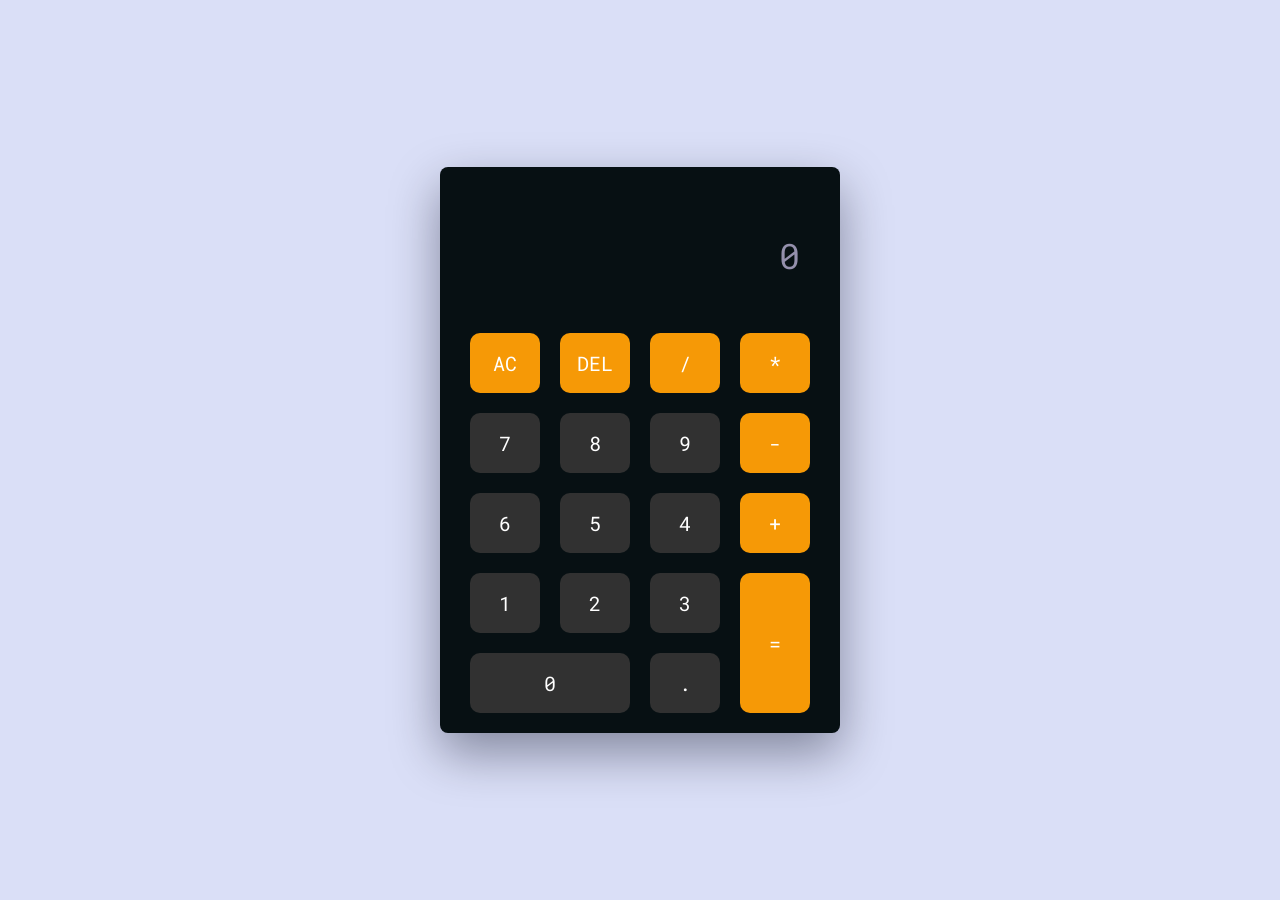
<file: 3. HTML/A. Calculator/index.html>
<!DOCTYPE html>
<html lang="en">
  <head>
    <meta charset="utf-8" />
    <meta name="viewport" content="width=device-width, initial-scale=1.0" />
    <title>Calculator</title>
    <!-- Google Font -->
    <link
      href="https://fonts.googleapis.com/css2?family=Roboto+Mono:wght@500&display=swap"
      rel="stylesheet"
    />
    <!-- Stylesheet -->
    <link rel="stylesheet" href="style.css" />
  </head>
  <body>
    <div class="calculator">
      <div class="display">
        <input type="text" placeholder="0" id="input" disabled />
      </div>
      <div class="buttons">
        <!-- Full Erase -->
        <button value="AC" id="clear" class="operation-button" >AC</button>
        <!-- Erase Single Value -->
        <button value="DEL" id="erase" class="operation-button" >DEL</button>
        <button value="/" class="operation-button button">/</button>
        <button value="*" class="operation-button button" >*</button>

        <button value="7" class="digit-button button" />7</button>
        <button value="8" class="digit-button button" />8</button>
        <button value="9" class="digit-button button" />9</button>
        <button value="-" class="operation-button button" />-</button>

        <button value="6" class="digit-button button" />6</button>
        <button value="5" class="digit-button button" />5</button>
        <button value="4" class="digit-button button" />4</button>
        <button value="+" class="operation-button button" />+</button>

        <button value="1" class="digit-button button" />1</button>
        <button value="2" class="digit-button button" />2</button>
        <button value="3" class="digit-button button" />3</button>

        <button value="=" id="equal" class="operation-button" />=</button>
        <button value="0" class="digit-button button" id="zero" />0</button>
        <button value="." class="digit-button button" />.</button>
   
    <!-- Script -->
    <script src="script.js"></script>
  </body>
</html>
</file>
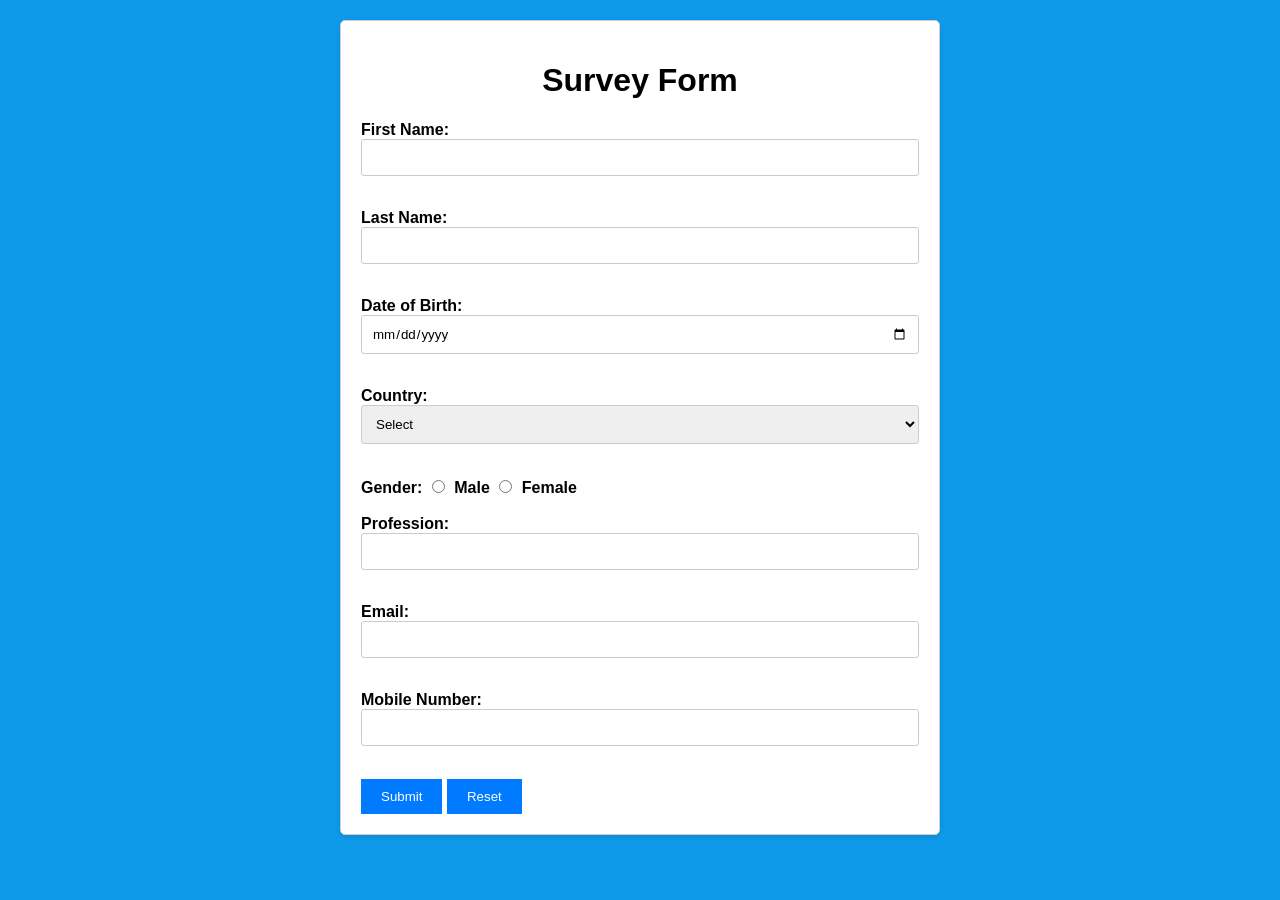
<file: 3. HTML/B. Survey Form/index.html>
<!DOCTYPE html>
<html lang="en">
<head>
    <meta charset="UTF-8">
    <meta name="viewport" content="width=device-width, initial-scale=1.0">
    <title>Survey Form</title>
    <link rel="stylesheet" href="./style.css">
</head>
<body>
    <div class="container">
        <h1>Survey Form</h1>
        <form id="surveyForm">
            <label for="firstName">First Name:</label>
            <input type="text" id="firstName" name="firstName" required><br><br>

            <label for="lastName">Last Name:</label>
            <input type="text" id="lastName" name="lastName" required><br><br>

            <label for="dob">Date of Birth:</label>
            <input type="date" id="dob" name="dob" required><br><br>

            <label for="country">Country:</label>
            <select id="country" name="country">
                <option value="Select">Select</option>
                <option value="India">India</option>
                <option value="USA">USA</option>
                <option value="Africa">Africa</option>
                <option value="Ireland">Ireland</option>
                
            </select><br><br>

            <label>Gender:</label>
            <input type="radio" id="male" name="gender" value="Male" required>
            <label for="male">Male</label>
            <input type="radio" id="female" name="gender" value="Female" required>
            <label for="female">Female</label><br><br>

            <label for="profession">Profession:</label>
            <input type="text" id="profession" name="profession" required><br><br>

            <label for="email">Email:</label>
            <input type="email" id="email" name="email" required><br><br>

            <label for="mobile">Mobile Number:</label>
            <input type="tel" id="mobile" name="mobile" required><br><br>

            <input type="submit" value="Submit">
            <input type="reset" value="Reset">
        </form>
    </div>
    
    <script src="./script.js"></script>
</body>
</html>
</file>
<file: 3. HTML/A. Calculator/style.css>
* {
    padding: 0;
    margin: 0;
    box-sizing: border-box;
    font-family: "Roboto Mono", monospace;
  }
  body {
    height: 100vh;
    background-color: #dadff7;
  }
  .calculator {
    width: 400px;
    background-color: #071013;
    padding: 50px 30px 20px 30px;
    position: absolute;
    transform: translate(-50%, -50%);
    top: 50%;
    left: 50%;
    border-radius: 8px;
    box-shadow: 0 20px 50px rgba(0, 5, 24, 0.4);
  }
  .display {
    width: 100%;
  }
  .display input {
    width: 100%;
    padding: 15px 10px;
    text-align: right;
    border: none;
    background-color: transparent;
    color: #ffffff;
    font-size: 35px;
  }
  .display input::placeholder {
    color: #9490ac;
  }
  
  .buttons {
    display: grid;
    grid-template-columns: repeat(4, 1fr);
    grid-gap: 20px;
    margin-top: 40px;
  }
  button {
    font-size: 20px;
    padding: 17px;
    border: none;
    /* background-color: #f69906; */
    color: #ffffff;
    cursor: pointer;
    border-radius: 5px;
    border-radius: 10px;
  }
  
  button#equal {
    grid-row: span 2;
    /* background-color: #f9544c; */
  }
  button#zero {
    grid-column: span 2;
  }
  
  .operation-button {
    background-color: #f69906;
  }
  
  .operation-button:hover {
    background-color: #eef606db;
  }
  
  .digit-button {
    background-color: #313131;
  }
  
  .digit-button:hover {
    background-color: #313131a8;
  }
  
  .main {
    margin-top: 10%;
  }
  
  .brand {
    text-align: center;
    color: white;
  }
  a {
    color: white;
    font-weight: 800;
  }
  a:hover {
    color: #f69906;
  }
</file>
<file: 3. HTML/B. Survey Form/style.css>
*{
    box-sizing: border-box;
    font-family: -apple-system, BlinkMacSystemFont, "Segoe UI", Roboto, Oxygen-Sans, Ubuntu, Cantarell, "Helvetica Neue", sans-serif;

}

body {
    font-family: Arial, sans-serif;
    background-color: #0e99ea;
    margin: 0;
    padding: 0;
}

.container {
    background-color: #fff;
    max-width: 600px;
    margin: 20px auto;
    padding: 20px;
    border: 1px solid #ccc;
    border-radius: 5px;
    box-shadow: 0 2px 5px rgba(0, 0, 0, 0.1);
}

h1 {
    text-align: center;
}

form {
    text-align: left;
}

label {
    font-weight: bold;
}

input[type="text"],
input[type="date"],
input[type="email"],
input[type="tel"] {
    width: 100%;
    padding: 10px;
    margin-bottom: 15px;
    border: 1px solid #ccc;
    border-radius: 3px;
}

select {
    width: 100%;
    padding: 10px;
    margin-bottom: 15px;
    border: 1px solid #ccc;
    border-radius: 3px;
}

input[type="radio"] {
    margin-right: 5px;
}

input[type="submit"],
input[type="reset"] {
    background-color: #007bff;
    color: #fff;
    border: none;
    padding: 10px 20px;
    cursor: pointer;
}

input[type="submit"]:hover,
input[type="reset"]:hover {
    background-color: #0056b3;
}
</file>
